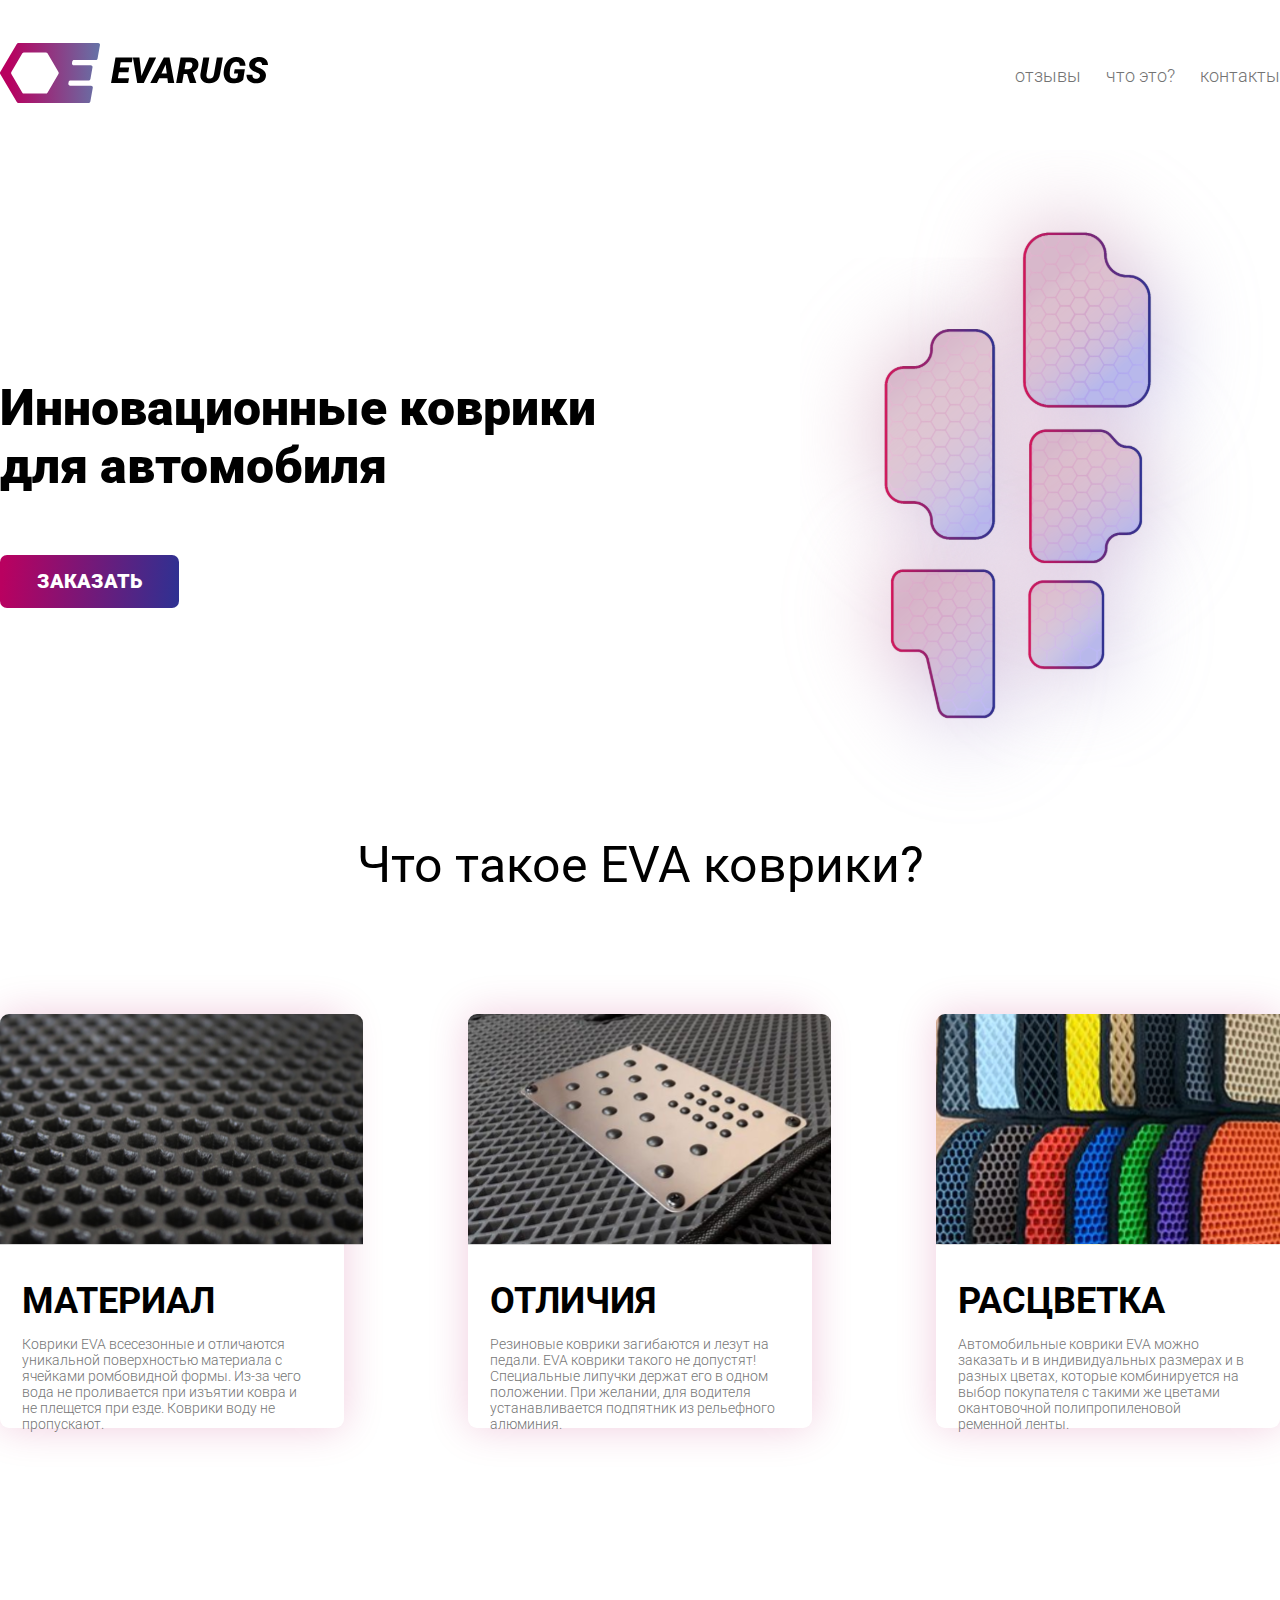
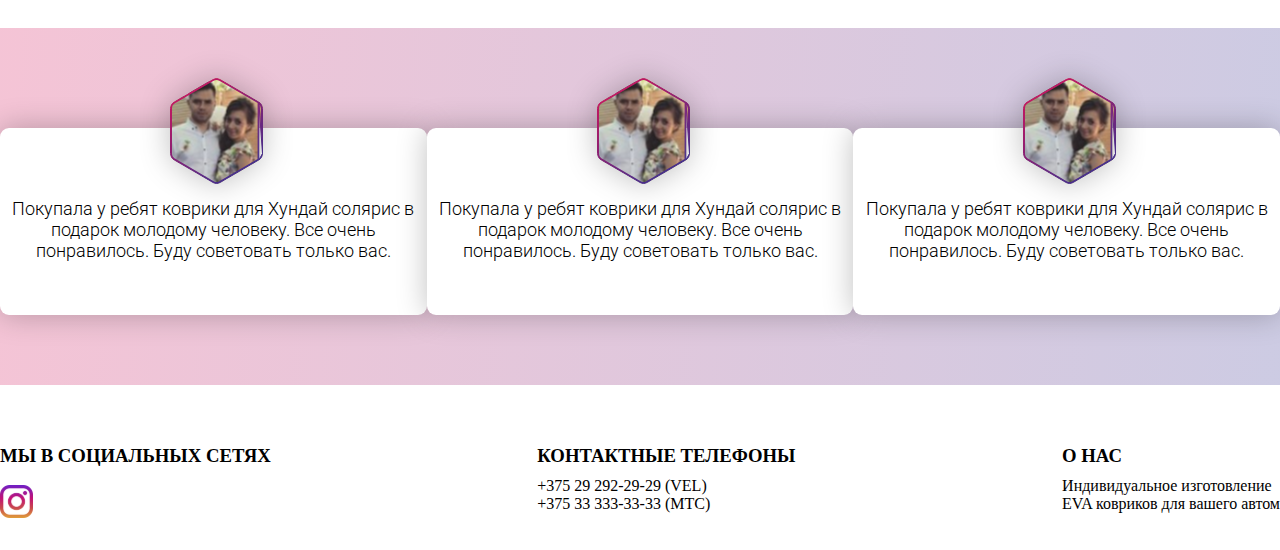
<file: index.html>
<!DOCTYPE html>
<html lang="en">

    <head>
        <meta charset="UTF-8">
        <meta name="viewport" content="width=device-width, initial-scale=1.0">
        <title>Document</title>
        <link rel="stylesheet" href="style.css">
    </head>

    <body>

        <header>

            <div class="container">

                <div class="header-content">

                    <div class="logo">
                        <img src="img/Group 2.svg" alt="">
                    </div>

                    <ul>

                        <li>
                            <a href="index2.html">отзывы</a>
                        </li>

                        <li>
                            <a href="#">что это?</a>
                        </li>

                        <li>
                            <a href="#">контакты</a>
                        </li>

                    </ul>

                </div>

            </div>

        </header>

        <main>

            <section id="bir">

                <img class="background" src="img/подложка 1.svg" alt="">

                <div class="container">

                    <div class="bir-content">

                        <div class="bir-left">
                            <h1>Инновационные коврики
                                для автомобиля</h1>

                            <div class="bir-btn">
                                <button>ЗАКАЗАТЬ</button>
                            </div>
                        </div>

                        <div class="bir-right">
                            <img src="img/коврф 1.svg" alt="">
                        </div>

                    </div>

                </div>

            </section>

            <section id="ikki">
                <div class="container">

                    <!-- <h2 class="ikki-text">Что такое <span>EVA</span> коврики?</h2> -->

                    <!-- <div class="parent3">
    <div class="mater">
        <img src="img/mater.svg" alt="">
        <h3>МАТЕРИАЛ</h3>
        <p>Коврики EVA всесезонные и отличаются уникальной поверхностью материала с ячейками ромбовидной формы. Из-за чего вода не проливается при изъятии ковра и не плещется при езде. Коврики воду не пропускают.</p>
    </div>

    <div class="mater">
        <img src="img/otlich.svg" alt="">
        <h3>ОТЛИЧИЯ</h3>
        <p>Резиновые коврики загибаются и лезут на педали. EVA коврики такого не допустят! Специальные липучки держат его в одном положении. При желании, для водителя устанавливается подпятник из рельефного алюминия.</p>
    </div>

    <div class="mater">
        <img src="img/ras.svg" alt="">
        <h3>РАСЦВЕТКА</h3>
        <p>Автомобильные коврики EVA можно заказать и в индивидуальных размерах и в разных цветах, которые комбинируется на выбор покупателя с такими же цветами окантовочной полипропиленовой ременной ленты.</p>
    </div>

</div> -->

                    <h2 class="ikki-title">Что такое <span>EVA</span> коврики?</h2>

                    <div class="ikki-card-parent">

                        <div class="ikki-card">

                            <div class="ikki-card-img">
                                <img src="img/image00004 1.svg" alt="">
                            </div>

                            <div class="ikki-card-info">

                                <h2>МАТЕРИАЛ</h2>

                                <div class="ikki-text">
                                    Коврики EVA всесезонные и отличаются уникальной поверхностью материала с ячейками
                                    ромбовидной формы. Из-за чего вода не проливается при изъятии ковра и не плещется
                                    при
                                    езде.
                                    Коврики воду не пропускают.
                                </div>

                            </div>

                        </div>


                        <div class="ikki-card">

                            <div class="ikki-card-img">
                                <img src="img/otlich.svg" alt="">
                            </div>

                            <div class="ikki-card-info">

                                <h2>ОТЛИЧИЯ</h2>

                                <div class="ikki-text">
                                    Резиновые коврики загибаются и лезут на педали. EVA коврики такого не допустят!
                                    Специальные липучки держат его в одном положении. При желании, для водителя
                                    устанавливается подпятник из рельефного алюминия.
                                </div>

                            </div>

                        </div>


                        <div class="ikki-card">

                            <div class="ikki-card-img">
                                <img src="img/ras.svg" alt="">
                            </div>

                            <div class="ikki-card-info">

                                <h2>РАСЦВЕТКА</h2>

                                <div class="ikki-text">
                                    Автомобильные коврики EVA можно заказать и в индивидуальных размерах и в разных
                                    цветах, которые комбинируется на выбор покупателя с такими же цветами окантовочной
                                    полипропиленовой ременной ленты.
                                </div>

                            </div>

                        </div>



                    </div>




                </div>
            </section>

            <section id="uch">


                <div class="parent4">
                    <div class="nom">
                        <img src="img/Mask Group.svg" alt="">
                        <img class="hide" src="img/Mask Group (1).svg" alt="">
                        <p>Покупала у ребят коврики для Хундай солярис в подарок молодому человеку. Все очень
                            понравилось. Буду советовать только вас.</p>
                    </div>
                    <div class="nom">
                        <img src="img/Mask Group.svg" alt="">
                        <p>Покупала у ребят коврики для Хундай солярис в подарок молодому человеку. Все очень
                            понравилось. Буду советовать только вас.</p>
                    </div>
                    <div class="nom">
                        <img src="img/Mask Group.svg" alt="">
                        <img class="hide" src="img/Mask Group (2).svg" alt="">
                        <p>Покупала у ребят коврики для Хундай солярис в подарок молодому человеку. Все очень
                            понравилось. Буду советовать только вас.</p>
                    </div>
                </div>



            </section>


        </main>
        <footer>


            <div class="container">
                <div class="fotparent">

                    <div class="fot-right">
                        <h3>МЫ В СОЦИАЛЬНЫХ СЕТЯХ</h3> <br>
                        <img src="img/Instagram.svg" alt="">
                    </div>
                    <div class="fot-center">
                        <h3>КОНТАКТНЫЕ ТЕЛЕФОНЫ</h3>
                        <p>+375 29 292-29-29 (VEL) <br>
                            +375 33 333-33-33 (МТС)</p>
                    </div>
                    <div class="fot-left">
                        <h3>О НАС</h3>
                        <p>
                            Индивидуальное изготовление <br>
                            EVA ковриков для вашего автом
                        </p>
                    </div>
                </div>
            </div>


        </footer>
    </body>

</html>
</file>
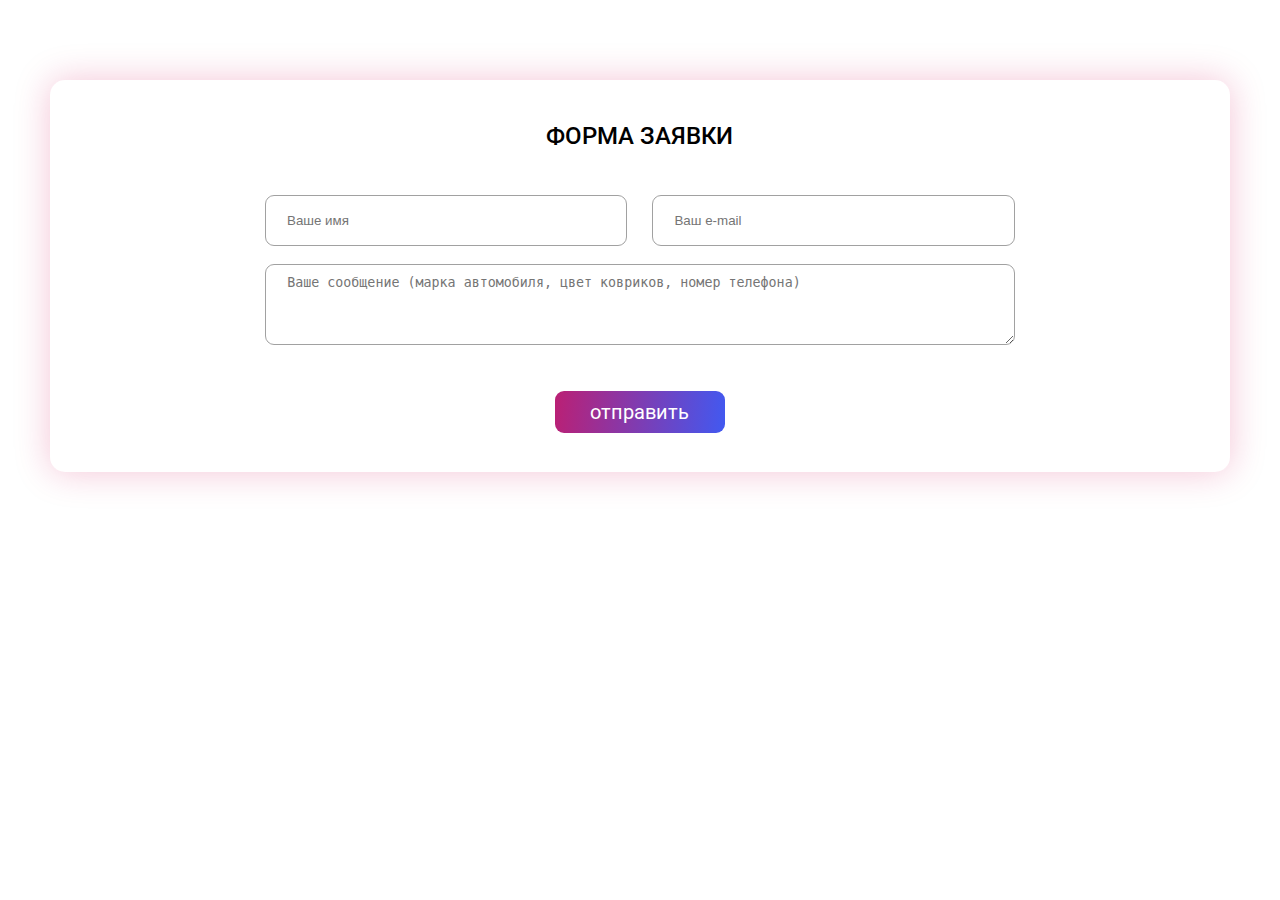
<file: index2.html>
<!DOCTYPE html>
<html lang="en">

    <head>
        <meta charset="UTF-8">
        <meta name="viewport" content="width=device-width, initial-scale=1.0">
        <title>Document</title>
        <link rel="stylesheet" href="style2.css">
    </head>

    <body>

        <div class="container">

            <div class="input-content">

                <div class="input-title">
                    ФОРМА ЗАЯВКИ
                </div>

                <div class="upper-input">

                    <div class="left-input">
                        <input type="text" placeholder="Ваше имя">
                    </div>

                    <div class="right-input">
                        <input type="text" placeholder="Ваш e-mail">
                    </div>

                </div>

                <div class="info">
                    <textarea name="" id=""
                        placeholder="Ваше сообщение (марка автомобиля, цвет ковриков, номер телефона)"></textarea>
                </div>

                <div class="inp-btn">
                    <button>отправить</button>
                </div>


            </div>


        </div>

    </body>

</html>
</file>
<file: style.css>
@import url('https://fonts.googleapis.com/css2?family=Public+Sans:ital,wght@0,100..900;1,100..900&family=Roboto:ital,wght@0,100;0,300;0,400;0,500;0,700;0,900;1,100;1,300;1,400;1,500;1,700;1,900&display=swap');


* {
    margin: 0;
    padding: 0;
    box-sizing: border-box;
}

.container {
    max-width: 1440px;
    margin: 0 auto;
}

.header-content {
    display: flex;
    justify-content: space-between;
    align-items: center;
    height: 150px;
}

ul li a {
    text-decoration: none;
    font-family: Roboto;
    font-size: 18px;
    font-weight: 300;
    color: #737373;
}

ul {
    list-style: none;
    display: flex;
    gap: 25px;
}


/* section bir */

h1 {
    font-family: Roboto;
    font-size: 50px;
    font-weight: 900;
}

.bir-btn {
    margin-top: 60px;
}

.bir-btn button {


    width: 179px;
    height: 53px;
    border-radius: 7px;


    background: linear-gradient(95.2deg, #B90160 2.23%, #2E3192 99.51%);

    font-family: Roboto;
    font-size: 20px;
    font-weight: 900;
    color: white;

    border: none;

}


.bir-content {
    display: flex;
    align-items: center;
    justify-content: space-between;
}

.bir-left {
    max-width: 600px;
}

.bir-right img {
    max-width: 530px;
    min-width: 370px;
    width: 100%;
}


.background {
    display: none;
}

/* .ikki-text{
        font-family: Roboto;
font-size: 50px;
font-weight: 400;
line-height: 58.59px;
text-align: center;

    } */
/* .mater{
    width: 344px;
height: 414px;
border-radius: 9px;
box-shadow: 0px 0px 40px 0px #B8005F33;
margin-top: 120px;
}
.mater img{
    border-radius: 9px 9px 0px 0px;
}
.mater h3{
    font-family: Roboto;
font-size: 36px;
font-weight: 700;
line-height: 42.19px;
padding-top: 20px;
padding-left: 20px;
}
.mater p{
    font-family: Roboto;
font-size: 14px;
font-weight: 300;
line-height: 16.41px;
color: #767676;
padding-top: 20px;
padding-left: 20px;
padding-right: 33px;
}
.parent3{
    display: flex;
    justify-content: space-between;
} */
.ikki-title {
    font-family: Roboto;
    font-size: 50px;
    font-weight: 400;
    text-align: center;

}

.nom {
    max-width: 436px;
    height: 187px;
    background-color: white;
    border-radius: 9px;

    position: relative;
    box-shadow: 0px 0px 30px 0px #00000040;

}

.nom p {
    font-family: Roboto;
    font-size: 18px;
    font-weight: 300;
    line-height: 21.09px;
    text-align: center;
    padding-top: 70px;

}

.nom img {
    position: absolute;
    top: -80px;
    left: 140px;
}

.parent4 {
    display: flex;
    justify-content: space-between;
    padding-top: 100px;
}

#uch {
    background: linear-gradient(94.31deg, rgba(212, 20, 90, 0.25) 0.96%, rgba(46, 49, 146, 0.25) 104.83%);
    height: 357px;
    width: 100%;
    margin-top: 200px;
}

.fotparent {
    display: flex;
    justify-content: space-between;
    padding-top: 60px;
}

footer {
    height: 165px;
}

footer p {
    padding-top: 10px;
}


.ikki-card h2 {
    font-family: Roboto;
    font-size: 36px;
    font-weight: 700;

    padding-top: 20px;
    padding-bottom: 14px;

}

.ikki-text {
    font-family: Roboto;
    font-size: 14px;
    font-weight: 300;
    color: #767676;
}

.ikki-card {
    max-width: 344px;
    height: 414px;
    border-radius: 9px;
    background: #FFFFFF;
    box-shadow: 0px 0px 40px 0px #B8005F33;
}

.ikki-card-img img {

    border-top-left-radius: 9px;
    border-top-right-radius: 9px;

    width: 363px;
    height: 242px;

}


.ikki-card-info {
    padding-left: 22px;
    padding-right: 33px;
}


.ikki-card-parent {
    display: flex;
    justify-content: space-between;
    margin-top: 120px;
    flex-wrap: wrap;
}

.hide {
    display: none;
}

@media screen and (max-width: 1000px) {
    .ikki-title {
        font-size: 40px;
    }

    #uch {
        height: 800px;
    }

    .ikki-card-parent {
        margin-top: 70px;
        gap: 50px;
        justify-content: center;
    }

    .ikki-card {
        max-width: 595px;
        height: 325px;
    }

    .ikki-card-img img {
        height: 190px;
        width: 100%;
        object-fit: cover;
    }


    ikki-card-info {
        padding-left: 37px;
        padding-right: 56px;
    }

    .hide {
        display: block;
    }

}


@media screen and (max-width: 1000px) {

    .container {
        max-width: 700px;
    }

    ul {
        display: none;
    }

    .parent4 {
        flex-direction: column;
        align-items: center;
        gap: 60px;
    }

    .parent3 {
        flex-direction: column;
        margin-left: 45px;
    }

    .mater {
        max-width: 594px;
        height: 325px;
    }

    .mater img {
        width: 100%;
        height: 180.98px;
        background-size: cover;

    }

    .parent3 {
        justify-content: center;
        gap: 30px;

    }
}

@media screen and (max-width: 576px) {
    .container {
        max-width: 360px;
    }

    .ikki-card {
        height: 400px;
    }

    .header-content {
        justify-content: center;
    }

    .fotparent {
        flex-direction: column;
        gap: 20px;

    }


    .logo img {
        width: 184px;

    }

    .bir-right img {
        display: none;
    }

    h1 {
        font-size: 25px;
        width: 195px;
        text-align: center;

    }

    .bir-content {
        justify-content: center;
    }

    .bir-btn {
        text-align: center;
    }

    .background {
        display: block;
        position: absolute;
    }

    #uch {
        width: 100%;
    }

    .nom {

        width: 267px;
        height: 210px;


    }

    .nom img {
        left: 60px;
    }

}
</file>
<file: style2.css>
@import url('https://fonts.googleapis.com/css2?family=Roboto:ital,wght@0,100;0,300;0,400;0,500;0,700;0,900;1,100;1,300;1,400;1,500;1,700;1,900&display=swap');


  * {
      margin: 0;
      padding: 0;
      box-sizing: border-box;
  }

  .container {
      max-width: 1250px;
      margin: 0 auto;
  }

  .input-content {
      width: 1180.27px;
      height: 392.18px;
      border-radius: 15px;
      box-shadow: 0px 0px 35px 0px #D4145A40;
      margin: 80px auto;

      text-align: center;

      padding-top: 42px;
  }

  .input-title {
      font-family: Roboto;
      font-size: 24px;
      font-weight: 500;
      text-align: center;

  }


  .upper-input input {
      width: 362.49px;
      height: 50.72px;

      border-radius: 9px;
      border: 1px solid #A1A1A1;
      padding-left: 21px;
  }

  .upper-input {
      display: flex;
      gap: 25px;
      justify-content: center;
      margin-top: 45px;
      margin-bottom: 18px;
  }

  textarea {
      width: 749.73px;
      height: 81.65px;
      border-radius: 9px;
      border: 1px solid #A1A1A1;
      padding-left: 21px;
      padding-top: 10px;
  }


  .inp-btn {
      margin-top: 42px;
  }

  .inp-btn button {
      width: 169.49px;
      height: 42.06px;
      border-radius: 9px;
      background: linear-gradient(96.12deg, #D4145A -21.03%, #3D5BF5 103.56%);

      font-family: Roboto;
      font-size: 20px;
      font-weight: 400;
      color: white;
      border: none;
  }

@media screen and (max-width: 1000px){
    .input-content{
        width: 635px;
         height: 401px;

    }
          .upper-input input{
            width: 432px;
                height: 41px;
                top: 390px;

          }
         .upper-input{
            flex-wrap: wrap;
                  }
        textarea{
            width: 432px;
            height: 95px;

        }
  .inp-btn button{
    width: 137px;
        height: 34px;
  }
        .inp-btn{
            margin-top: 10px;
        }
}
@media screen and (max-width: 576px){
        .input-title{
            font-size: 15px;
            margin-top: -10px;
        }
    .input-content{
            width: 267px;
                height: 298px;
        }
         .upper-input input {
            width: 212px;
                height: 20px;
                border-radius: 9px;
                font-size: 10px;

                                  }
        textarea {
       width: 212px;
             height: 95px;
                 font-size: 10px;   
               }
  .inp-btn button {
    width: 58px;
        height: 18px;
        border-radius: 4px;
    font-size: 9px;
  }
  .inp-btn{
    margin-top: 5px;
  }
  .upper-input{
    margin-top: 20px;
  }
}
</file>
